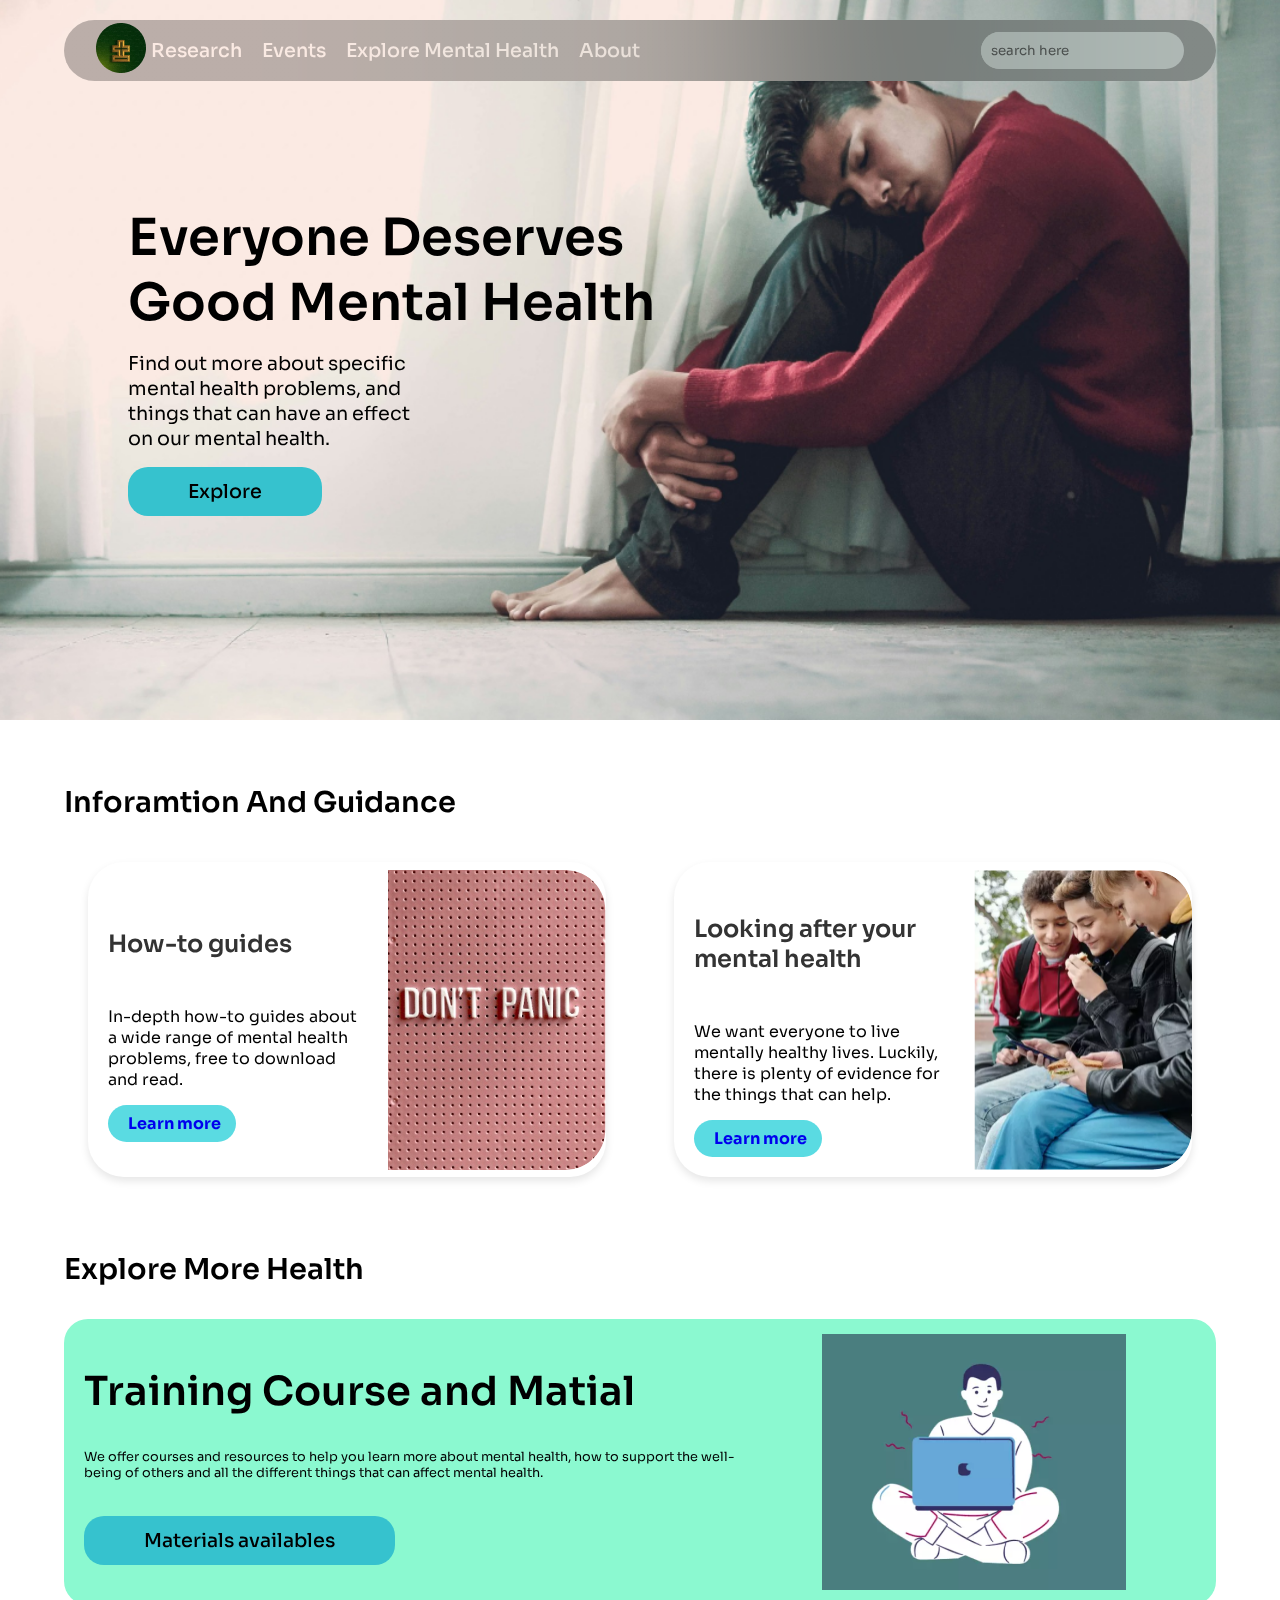
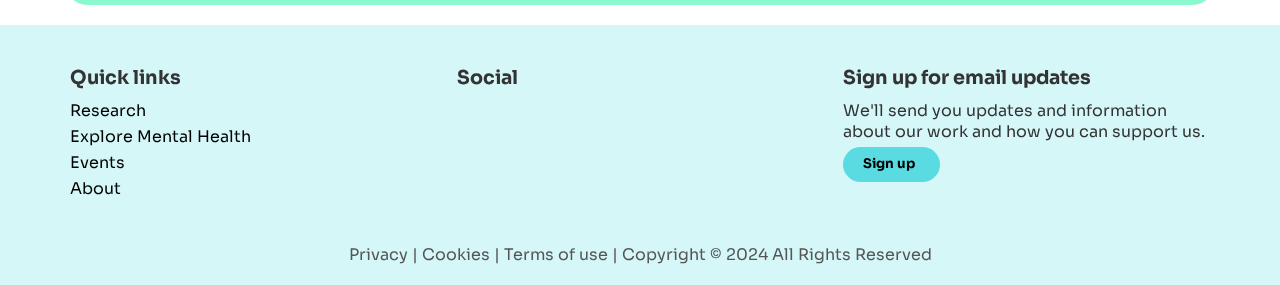
<file: index.html>
<!DOCTYPE html>
<html lang="en">
  <head>
    <meta charset="UTF-8" />
    <meta name="viewport" content="width=device-width, initial-scale=1.0" />
    <link rel="stylesheet" href="./css/style.css" />
    <link rel="icon" type="image/x-icon" href="../images/Logo.png" />
    <link
      rel="stylesheet"
      href="https://cdnjs.cloudflare.com/ajax/libs/font-awesome/6.6.0/css/all.min.css"
      integrity="sha512-Kc323vGBEqzTmouAECnVceyQqyqdsSiqLQISBL29aUW4U/M7pSPA/gEUZQqv1cwx4OnYxTxve5UMg5GT6L4JJg=="
      crossorigin="anonymous"
      referrerpolicy="no-referrer"
    />
    <title>Mental Health</title>
  </head>
  <body>
    <div class="hero">
      <div class="overlay">
        <header class="header" id="header">
          <nav class="nav" id="nav">
            <div class="subNav">
              <div class="logo">
                <img src="./images/Logo.png" alt="Logo" />
              </div>

              <div class="menu">
                <ul>
                  <li><a href="./html/research.html">Research</a></li>
                  <li><a href="./html/event.html"> Events</a></li>
                  <li><a href="#explore">Explore Mental Health</a></li>
                  <li><a href="#about">About</a></li>
                </ul>
              </div>
            </div>
            <div class="input" id="navInput">
              <input type="text" placeholder="search here" />
              <i
                class="fa-solid fa-magnifying-glass"
                style="margin-right: 12px; cursor: pointer"
              ></i>
            </div>
          </nav>
        </header>
        <section class="sec1">
          <div>
            <h1 class="">Everyone Deserves Good Mental Health</h1>
            <p>
              Find out more about specific mental health problems, and things
              that can have an effect on our mental health.
            </p>
            <a href="#explore"> <button>Explore</button></a>
          </div>
        </section>
      </div>
    </div>
    <section id="explore" class="explore">
      <div>
        <h2>Inforamtion And Guidance</h2>
        <div class="card-container">
          <div class="card">
            <div class="card-content">
              <h2>How-to guides</h2>
              <p>
                In-depth how-to guides about a wide range of mental health
                problems, free to download and read.
              </p>
              <a href="#" class="button">Learn more</a>
            </div>
            <img
              src="./images/dontpanic.png"
              alt="How-to guides"
              class="card-img"
            />
          </div>
          <div class="card">
            <div class="card-content">
              <h2>Looking after your mental health</h2>
              <p>
                We want everyone to live mentally healthy lives. Luckily, there
                is plenty of evidence for the things that can help.
              </p>
              <a href="#" class="button">Learn more</a>
            </div>
            <img
              src="./images/children.png"
              alt="Mental health"
              class="card-img"
            />
          </div>
        </div>
      </div>
      <div>
        <h2>Explore More Health</h2>
        <div class="greenCard">
          <div class="info">
            <h1>Training Course and Matial</h1>
            <p>
              We offer courses and resources to help you learn more about mental
              health, how to support the well-being of others and all the
              different things that can affect mental health.
            </p>
            <button>Materials availables</button>
          </div>
          <div class="img">
            <img src="./images/personLaptop.png" alt="" />
          </div>
        </div>
      </div>
    </section>

    <footer class="footer" id="about">
      <div class="footer-container">
        <div class="footer-section">
          <h3>Quick links</h3>
          <ul>
            <li><a href="#">Research</a></li>
            <li><a href="#">Explore Mental Health</a></li>
            <li><a href="#">Events</a></li>
            <li><a href="#">About</a></li>
          </ul>
        </div>
        <div class="footer-section">
          <h3>Social</h3>
          <div class="social-links">
            <a href="#"><i class="fa-brands fa-x-twitter"></i></a>
            <a href="#"><i class="fa-brands fa-instagram"></i></a>
            <a href="#"><i class="fa-brands fa-facebook"></i></a>
            <a href="#"><i class="fa-brands fa-linkedin"></i></a>
          </div>
        </div>
        <div class="footer-section">
          <h3>Sign up for email updates</h3>
          <p>
            We'll send you updates and information about our work and how you
            can support us.
          </p>
          <button class="signup-button">Sign up</button>
        </div>
      </div>
      <div class="footer-bottom">
        <p>
          Privacy | Cookies | Terms of use | Copyright © 2024 All Rights
          Reserved
        </p>
      </div>
    </footer>
    <script src="./javascript/script.js"></script>
  </body>
</html>
</file>
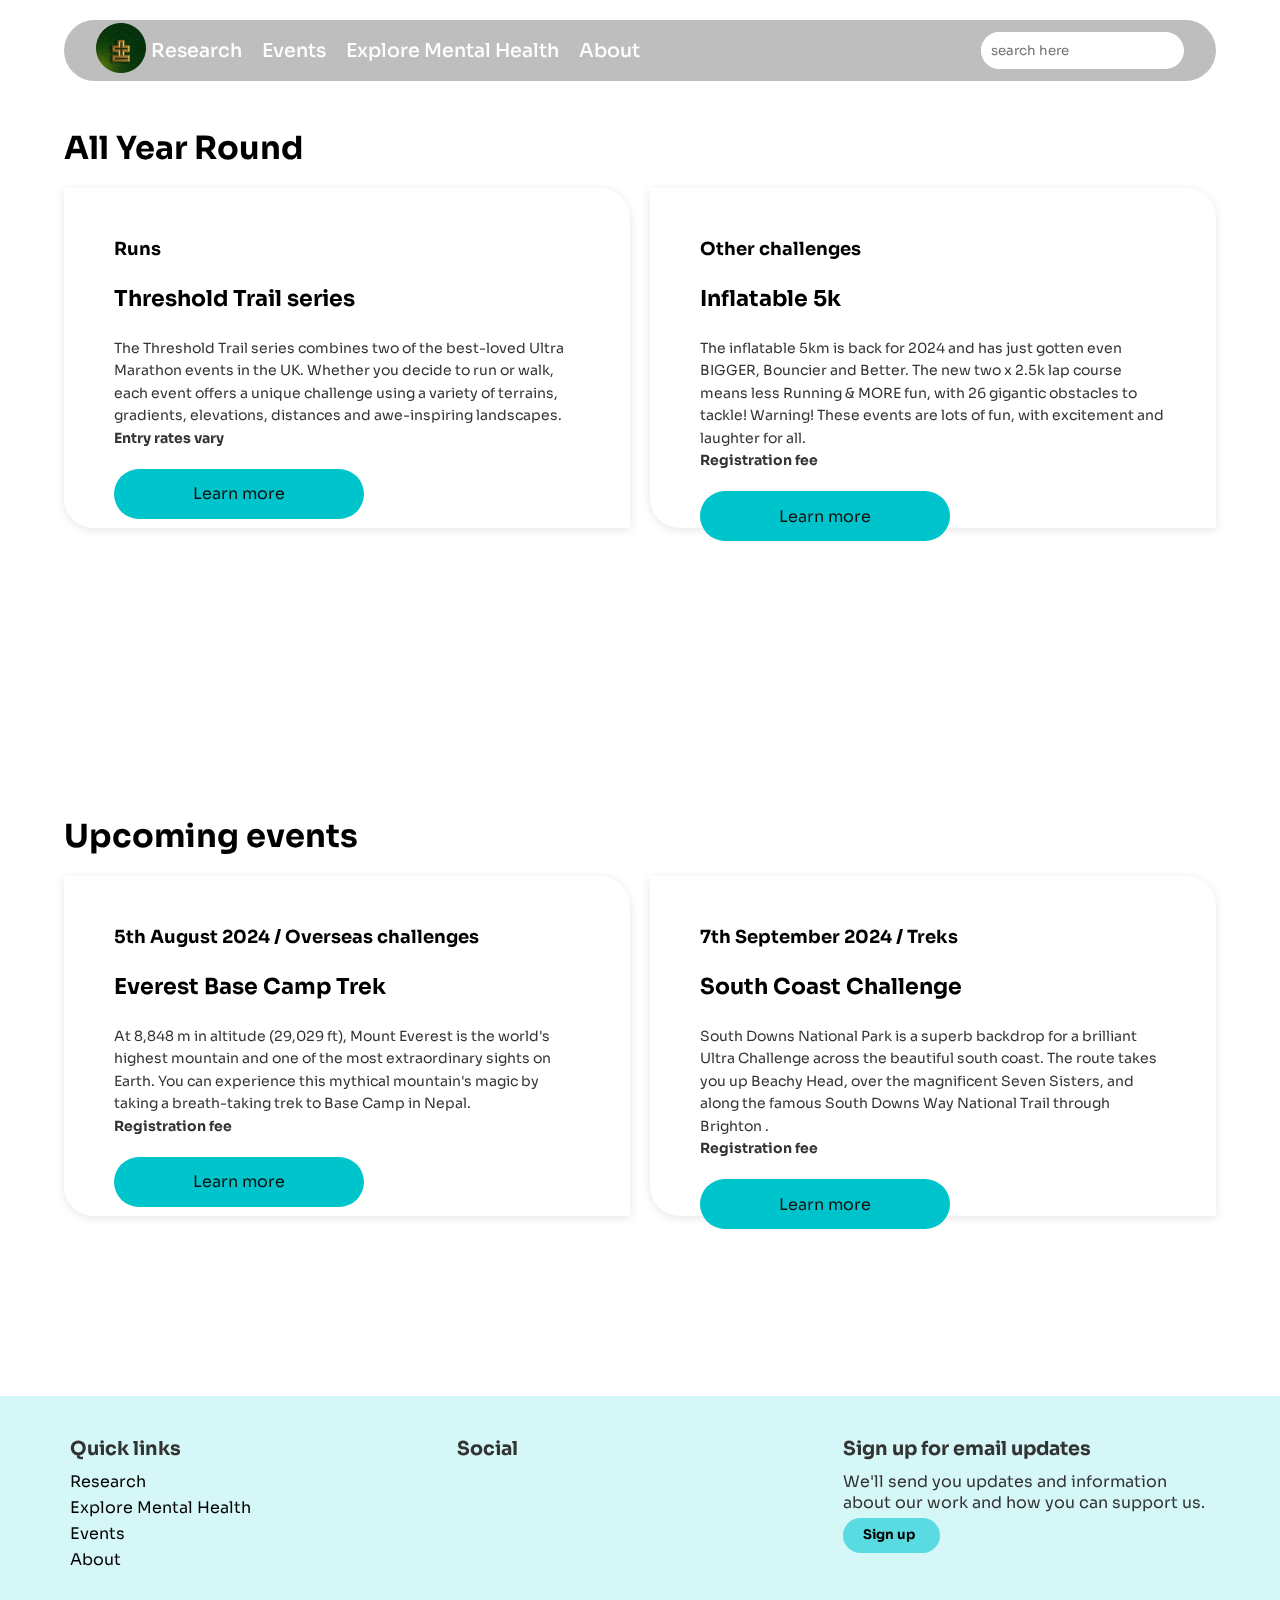
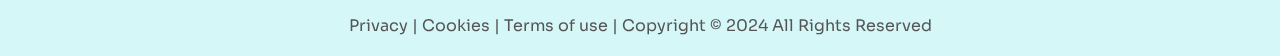
<file: html/event.html>
<!DOCTYPE html>
<html lang="en">
  <head>
    <meta charset="UTF-8" />
    <meta name="viewport" content="width=device-width, initial-scale=1.0" />
    <title>Event Cards</title>
    <link rel="stylesheet" href="../css/event.css" />
    <link rel="stylesheet" href="../css/style.css" />
  </head>

  <body>
    <div class="even">
      <header class="header" id="header">
        <nav class="nav" id="nav">
          <div class="subNav">
            <div class="logo">
              <a href="../index.html">
                <img src="../images/Logo.png" alt="Logo" />
              </a>
            </div>

            <div class="menu">
              <ul>
                <li><a href="./research.html">Research</a></li>
                <li><a href="#"> Events</a></li>
                <li><a href="#services">Explore Mental Health</a></li>
                <li><a href="#contact">About</a></li>
              </ul>
            </div>
          </div>
          <div class="input" id="navInput">
            <input type="text" placeholder="search here" />
            <i
              class="fa-solid fa-magnifying-glass"
              style="margin-right: 12px; cursor: pointer"
            ></i>
          </div>
        </nav>
      </header>
      <div>
        <h1>All Year Round</h1>
        <section class="card-container1">
          <div class="card1">
            <h2>Runs</h2>
            <h3>Threshold Trail series</h3>
            <p>
              The Threshold Trail series combines two of the best-loved Ultra
              Marathon events in the UK. Whether you decide to run or walk, each
              event offers a unique challenge using a variety of terrains,
              gradients, elevations, distances and awe-inspiring landscapes.
            </p>
            <p><strong>Entry rates vary</strong></p>
            <button>Learn more</button>
          </div>
          <div class="card1 colored">
            <h2>Other challenges</h2>
            <h3>Inflatable 5k</h3>
            <p>
              The inflatable 5km is back for 2024 and has just gotten even
              BIGGER, Bouncier and Better. The new two x 2.5k lap course means
              less Running & MORE fun, with 26 gigantic obstacles to tackle!
              Warning! These events are lots of fun, with excitement and
              laughter for all.
            </p>
            <p><strong>Registration fee</strong></p>
            <button>Learn more</button>
          </div>
        </section>
      </div>

      <div class="up">
        <h1>Upcoming events</h1>
        <section class="card-container1">
          <div class="card1 colored">
            <h2>5th August 2024 / Overseas challenges</h2>
            <h3>Everest Base Camp Trek</h3>
            <p>
              At 8,848 m in altitude (29,029 ft), Mount Everest is the world's
              highest mountain and one of the most extraordinary sights on
              Earth. You can experience this mythical mountain's magic by taking
              a breath-taking trek to Base Camp in Nepal.
            </p>
            <p><strong>Registration fee </strong></p>
            <button>Learn more</button>
          </div>
          <div class="card1">
            <h2>7th September 2024 / Treks</h2>
            <h3>South Coast Challenge</h3>
            <p>
              South Downs National Park is a superb backdrop for a brilliant
              Ultra Challenge across the beautiful south coast. The route takes
              you up Beachy Head, over the magnificent Seven Sisters, and along
              the famous South Downs Way National Trail through Brighton .
            </p>
            <p><strong>Registration fee</strong></p>
            <button>Learn more</button>
          </div>
        </section>
      </div>
    </div>
    <footer class="footer" id="about">
      <div class="footer-container">
        <div class="footer-section">
          <h3>Quick links</h3>
          <ul>
            <li><a href="#">Research</a></li>
            <li><a href="#">Explore Mental Health</a></li>
            <li><a href="#">Events</a></li>
            <li><a href="#">About</a></li>
          </ul>
        </div>
        <div class="footer-section">
          <h3>Social</h3>
          <div class="social-links">
            <a href="#"><i class="fa-brands fa-x-twitter"></i></a>
            <a href="#"><i class="fa-brands fa-instagram"></i></a>
            <a href="#"><i class="fa-brands fa-facebook"></i></a>
            <a href="#"><i class="fa-brands fa-linkedin"></i></a>
          </div>
        </div>
        <div class="footer-section">
          <h3>Sign up for email updates</h3>
          <p>
            We'll send you updates and information about our work and how you
            can support us.
          </p>
          <button class="signup-button">Sign up</button>
        </div>
      </div>
      <div class="footer-bottom">
        <p>
          Privacy | Cookies | Terms of use | Copyright © 2024 All Rights
          Reserved
        </p>
      </div>
    </footer>
  </body>
</html>
</file>
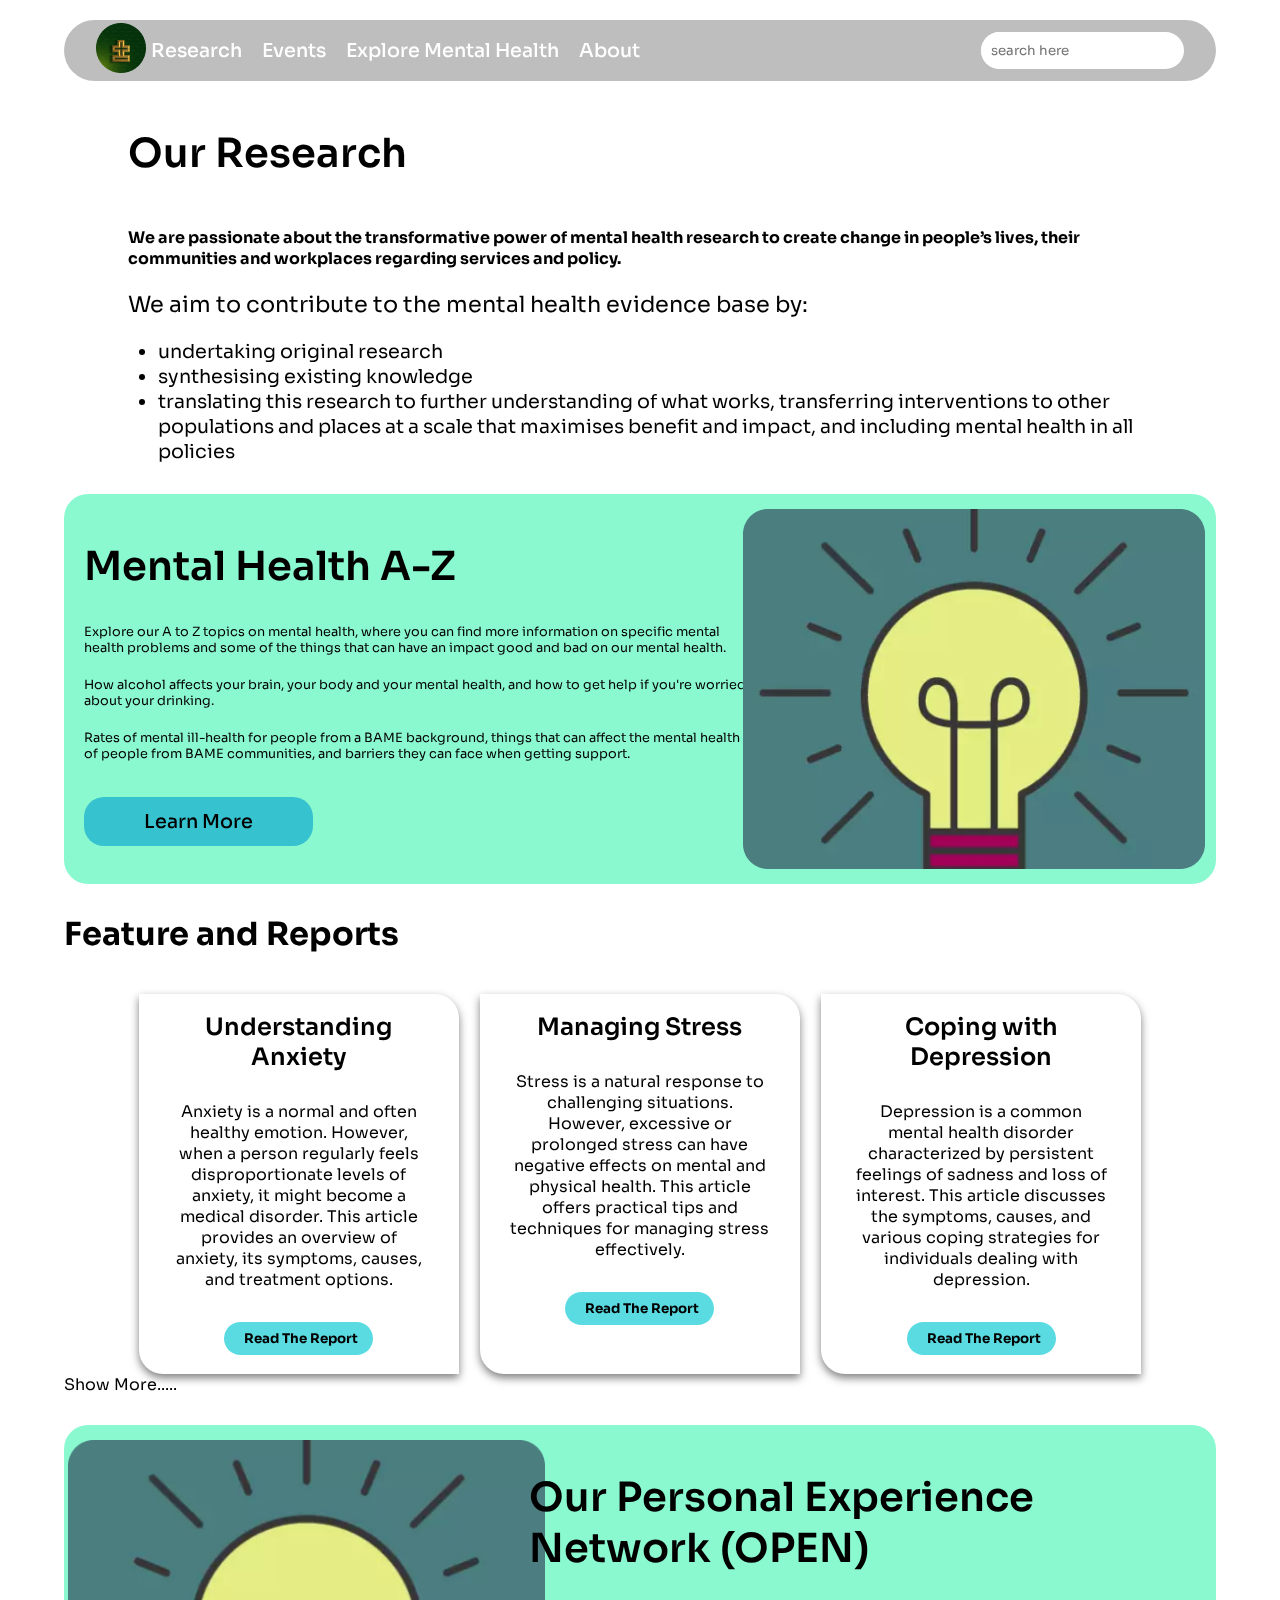
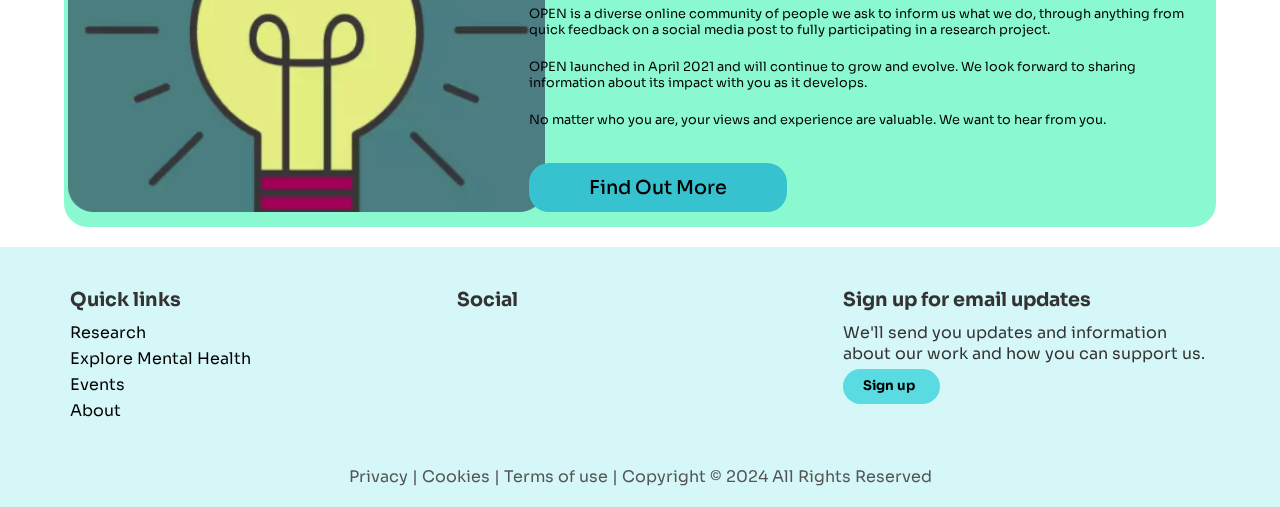
<file: html/research.html>
<!DOCTYPE html>
<html lang="en">
  <head>
    <meta charset="UTF-8" />
    <meta name="viewport" content="width=device-width, initial-scale=1.0" />
    <title>Research</title>
    <link rel="stylesheet" href="../css/style.css" />
    <link rel="stylesheet" href="../css/research.css" />
  </head>
  <body>
    <div class="res">
      <header class="header" id="header">
        <nav class="nav" id="nav">
          <div class="subNav">
            <div class="logo">
              <a href="../index.html">
                <img src="../images/Logo.png" alt="Logo" />
              </a>
            </div>

            <div class="menu">
              <ul>
                <li><a href="#">Research</a></li>
                <li><a href="./event.html"> Events</a></li>
                <li><a href="#services">Explore Mental Health</a></li>
                <li><a href="#contact">About</a></li>
              </ul>
            </div>
          </div>
          <div class="input" id="navInput">
            <input type="text" placeholder="search here" />
            <i
              class="fa-solid fa-magnifying-glass"
              style="margin-right: 12px; cursor: pointer"
            ></i>
          </div>
        </nav>
      </header>
      <section>
        <div class="info">
          <h1>Our Research</h1>
          <p class="bold">
            We are passionate about the transformative power of mental health
            research to create change in people’s lives, their communities and
            workplaces regarding services and policy.
          </p>
          <br />
          <p class="tag">
            We aim to contribute to the mental health evidence base by:
          </p>
          <br />

          <ul>
            <li>undertaking original research</li>
            <li>synthesising existing knowledge </li>
            <li>
              translating this research to further understanding of what works,
              transferring interventions to other populations and places at a
              scale that maximises benefit and impact, and including mental
              health in all policies
            </li>
          </ul>
        </div>
      </section>
      <div class="greenCardCont">
        <div class="greenCard">
          <div class="info">
            <h1>Mental Health A-Z</h1>
            <p>
              Explore our A to Z topics on mental health, where you can find
              more information on specific mental health problems and some of
              the things that can have an impact good and bad on our mental
              health.
            </p>
            <br />
            <p>
              How alcohol affects your brain, your body and your mental health,
              and how to get help if you're worried about your drinking.
            </p>
            <br />
            <p>
              Rates of mental ill-health for people from a BAME background,
              things that can affect the mental health of people from BAME
              communities, and barriers they can face when getting support.
            </p>
            <button>Learn More</button>
          </div>
          <div class="img">
            <img src="../images/bulb.png" alt="" />
          </div>
        </div>
      </div>
      <section class="feature">
        <h1>Feature and Reports</h1>
        <div class="mental-health-list"></div>
        <p id="showMore">Show More.....</p>
      </section>

      <div class="greenCardCont">
        <div class="greenCard">
          <div class="img">
            <img src="../images/bulb.png" alt="" />
          </div>
          <div class="info">
            <h1>Our Personal Experience Network (OPEN)</h1>
            <p>
              OPEN is a diverse online community of people we ask to inform us
              what we do, through anything from quick feedback on a social media
              post to fully participating in a research project.
            </p>
            <br />
            <p>
              OPEN launched in April 2021 and will continue to grow and evolve.
              We look forward to sharing information about its impact with you
              as it develops.
            </p>
            <br />
            <p>
              No matter who you are, your views and experience are valuable. We
              want to hear from you.
            </p>
            <button>Find Out More</button>
          </div>
        </div>
      </div>
    </div>
    <footer class="footer" id="about">
      <div class="footer-container">
        <div class="footer-section">
          <h3>Quick links</h3>
          <ul>
            <li><a href="#">Research</a></li>
            <li><a href="#">Explore Mental Health</a></li>
            <li><a href="#">Events</a></li>
            <li><a href="#">About</a></li>
          </ul>
        </div>
        <div class="footer-section">
          <h3>Social</h3>
          <div class="social-links">
            <a href="#"><i class="fa-brands fa-x-twitter"></i></a>
            <a href="#"><i class="fa-brands fa-instagram"></i></a>
            <a href="#"><i class="fa-brands fa-facebook"></i></a>
            <a href="#"><i class="fa-brands fa-linkedin"></i></a>
          </div>
        </div>
        <div class="footer-section">
          <h3>Sign up for email updates</h3>
          <p>
            We'll send you updates and information about our work and how you
            can support us.
          </p>
          <button class="signup-button">Sign up</button>
        </div>
      </div>
      <div class="footer-bottom">
        <p>
          Privacy | Cookies | Terms of use | Copyright © 2024 All Rights
          Reserved
        </p>
      </div>
    </footer>
    <script src="../javascript/script.js"></script>
  </body>
</html>
</file>
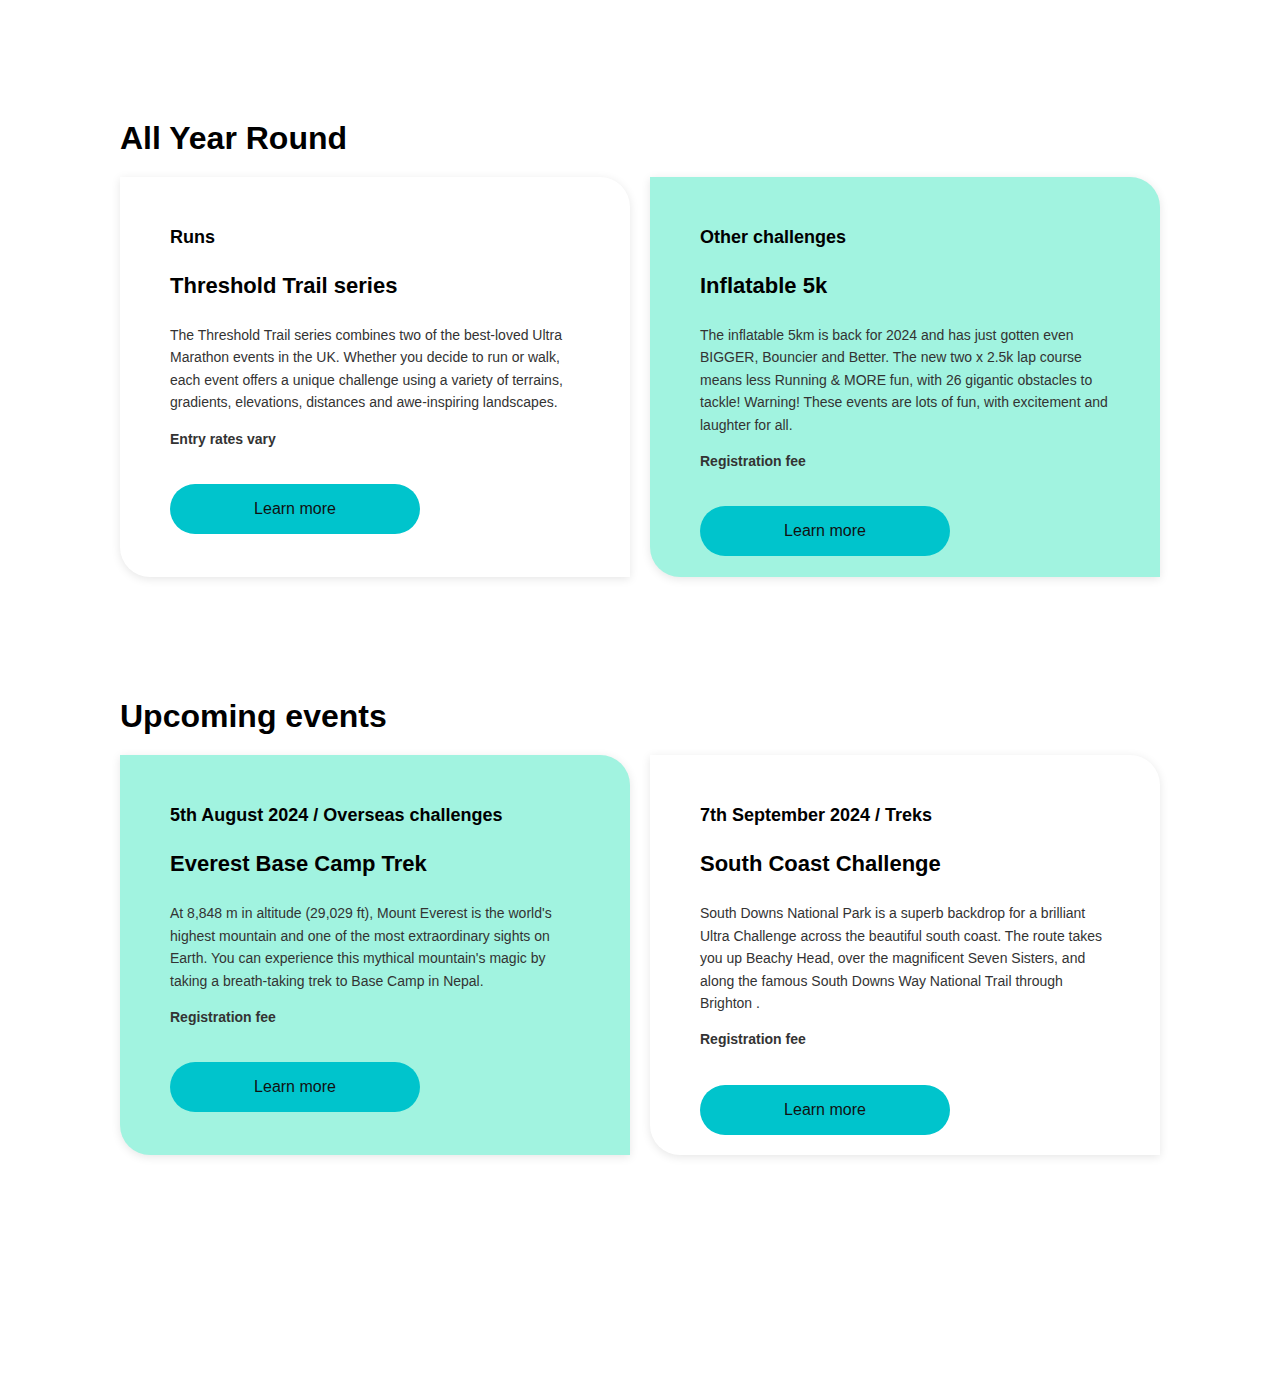
<file: IBM/event.html>
<!DOCTYPE html>
<html lang="en">

<head>
    <meta charset="UTF-8">
    <meta name="viewport" content="width=device-width, initial-scale=1.0">
    <title>Event Cards</title>
    <link rel="stylesheet" href="event.css">
</head>

<body>
    <h1>All Year Round</h1>
    <section class="card-container">
        <div class="card">
            <h2>Runs</h2>
            <h3>Threshold Trail series</h3>
            <p>The Threshold Trail series combines two of the best-loved Ultra Marathon events in the UK. Whether you
                decide to run or walk, each event offers a unique challenge using a variety of terrains, gradients,
                elevations, distances and awe-inspiring landscapes.</p>
            <p><strong>Entry rates vary</strong></p>
            <button>Learn more</button>
        </div>
        <div class="card colored">
            <h2>Other challenges</h2>
            <h3>Inflatable 5k</h3>
            <p>The inflatable 5km is back for 2024 and has just gotten even BIGGER, Bouncier and Better. The new two x
                2.5k lap course means less Running & MORE fun, with 26 gigantic obstacles to tackle! Warning! These
                events are lots of fun, with excitement and laughter for all.</p>
            <p><strong>Registration fee</strong></p>
            <button>Learn more</button>
        </div>
    </section>
    <h1>Upcoming events</h1>
    <section class="card-container">
        <div class="card colored">
            <h2>5th August 2024 / Overseas challenges</h2>
            <h3>Everest Base Camp Trek</h3>
            <p>At 8,848 m in altitude (29,029 ft), Mount Everest is the world's highest mountain and one of the most
                extraordinary sights on Earth. You can experience this mythical mountain's magic by taking a
                breath-taking trek to Base Camp in Nepal.</p>
            <p><strong>Registration fee </strong></p>
            <button>Learn more</button>
        </div>
        <div class="card">
            <h2>7th September 2024 / Treks</h2>
            <h3>South Coast Challenge</h3>
            <p>South Downs National Park is a superb backdrop for a brilliant Ultra Challenge across the beautiful south
                coast. The route takes you up Beachy Head, over the magnificent Seven Sisters, and along the famous
                South Downs Way National Trail through Brighton .</p>
            <p><strong>Registration fee</strong></p>
            <button>Learn more</button>
        </div>
    </section>
</body>

</html>
</file>
<file: css/style.css>
@import url('https://fonts.googleapis.com/css2?family=Sora:wght@100..800&display=swap');
*{
    margin: 0;
    padding: 0;
    box-sizing: border-box;
    font-family: "Sora", sans-serif;
    scroll-behavior: smooth;
}
.hero{
    background: url(../images/hero.png) no-repeat center center/cover;
    height: 80vh;
   
}
.overlay{
    height: 100%;
    padding: 0 4rem;
    
}

.header{
    width: 100%;
    position: relative;

}
.header .nav{
  
     width: 100%;
    display: flex;
    justify-content: space-between;
    align-items: center;
    padding: .2rem 2rem;
    left: 0px; 
    top: 20px; 
    position: absolute; 
    mix-blend-mode: multiply;
    background: linear-gradient(0deg, rgba(217, 217, 217, 0.50) 0%, rgba(217, 217, 217, 0.50) 100%), linear-gradient(0deg, rgba(0, 0, 0, 0.20) 0%, rgba(0, 0, 0, 0.20) 100%), linear-gradient(0deg, rgba(0, 0, 0, 0.20) 0%, rgba(0, 0, 0, 0.20) 100%); 
    border-radius: 50px; 
    backdrop-filter: blur(100px)
}
.subNav{
    display: flex; 
    width: 50%;
    justify-content: space-between;
    align-items: center;
}
.menu{{

}}
.menu ul{
    display: flex;
    justify-content: space-between;
    align-items: center;
    gap: 20px;
    list-style: none;
    text-decoration: none;
}
.menu ul li a{
    color: white;
    cursor: pointer;
    text-decoration: none;
    font-size: 1.2rem;
    font-weight: 500;
}
.menu ul li a:hover{
    color: #f1f1f1;
}

.input{
    background-color: #ffff;
    display: flex;
    align-items: center;
    gap: 1px;
    border-radius: 20px;
}
.input input{
    border: none;
    outline: none;
   
    padding:10px;
    border-radius: 20px;
}


.sec1{
    width: 60%;
    height: 100%;
    padding: 2rem 4rem;
    color: black;
    display: flex;
    justify-content: center;
    flex-flow: column-reverse;
}

.sec1 h1{
    font-size: 3.2rem;
    font-weight: 600;
    margin-bottom: 1rem;
}
.sec1 p{
    padding-right: 17rem;
    font-size: 1.2rem;
    font-weight: 400;
    margin-bottom: 1rem;
}
.sec1 button{
    padding: 12px 60px;
    background-color: #36C2CE;
    border: none;
    outline: none;
    color: black;
    font-size: 1.2rem;
    font-weight: 500;
    border-radius: 20px;
    cursor: pointer;
}

.explore{
    width: 100%;
    padding: 0 4rem;
}
.explore h2{
    font-weight: 600;
    font-size: 1.8rem;
    margin-top: 2rem;
    padding: 2rem 0;
}
.card-container {
    display: flex;
    flex-wrap: wrap;
    justify-content: space-around;
    gap: 20px;
}

.card {
    display: flex;
    flex-direction: row;
    align-items: center;
    background-color: white;
    border-radius: 36px;
    overflow: hidden;
    box-shadow: 0 4px 8px rgba(0, 0, 0, 0.1);
    max-width: 45%;
    margin: 10px;
}

.card-content {
    padding: 20px;
    flex: 1;
}

.card-img {
    width: 218px;
    height: 300px;
    object-fit: fill;
    border-radius: 0 40px 40px 0;
}

.card h2 {
    margin-top: 0;
    font-size: 1.5rem;
    color: #333;
}

.card p {
    color: #000000;
    margin: 15px 0;
}

.button {
    display: inline-block;
    padding: 8px 15px 8px 20px;
    background-color: #5ADBE2;
    border: none;
   
    text-decoration: none;
    border-radius: 100px;
    font-weight: bold;
    transition: background-color 0.3s;
    gap: 10px;
}

.button:hover {
    background-color: #72c6e2;
}

.greenCard{
    width: 100%;
    background: #8BF9D0;
    border-radius: 1.5rem;
    padding: 15px 20px;
    display: flex;
}
.info{
    width: 60%;
}
.img{
    width: 40%;
    display: flex;
    justify-content: center;
}

.greenCardCont{
    margin-top: 30px;
}
.greenCard h1{
    font-size: 2.5rem;
    font-weight: 600;
    padding: 2rem 0;
}
.greenCard p{
    font-size: .8rem;
    font-weight: 400;
}
.greenCard button{
    margin-top: 35px;
    padding: 12px 60px;
    background-color: #36C2CE;
    border: none;
    outline: none;
    color: black;
    font-size: 1.2rem;
    font-weight: 500;
    border-radius: 20px;
    cursor: pointer;
}
.footer {
    background-color: #d5f7f8;
    padding: 10px;
    color: #333;
    margin-top: 20px;
  }

  .footer-container {
    display: flex;
    flex-wrap: wrap;
    max-width: 1200px;
    margin: 0 auto;
    justify-content: space-between;
    padding: 20px;
  }

  .footer-section {
    flex: 1;
    min-width: 200px;
    margin: 10px;
  }

  .footer-section h3 {
    font-size: 1.2rem;
    margin-bottom: 10px;
  }

  .footer-section ul {
    list-style-type: none;
    padding-left: 0;
  }

  .footer-section ul li,
  .footer-section p {
    margin: 5px 0;
  }

  .footer-section a {
    text-decoration: none;
    color: #000000;
  }

  .footer-section a:hover {
    text-decoration: underline;
  }

  .social-links a {
    display: block;
    margin: 5px 0;
  }

  .signup-button {
    background-color: #5adbe2;
    color: #000000;
    border: 1px;
    font-weight: bold;
    text-align: center;
    padding: 8px 25px 10px 20px;
    border-radius: 25px;
    cursor: pointer;
    gap: 10px;
  }

  .signup-button:hover {
    background-color: #008c9e;
  }

  .footer-bottom {
    text-align: center;
    padding: 10px;
  }

  .footer-bottom p {
    margin: 0;
    color: #555;
  }

  /* Responsive Design */
  @media (max-width: 768px) {
    .cards-container {
      flex-direction: column;
      align-items: center;
    }

    .card {
      max-width: 90%;
    }
    .footer-container {
      flex-direction: column;
      align-items: center;
    }

    .footer-section {
      max-width: 90%;
      text-align: center;
    }

    .social-links {
      display: flex;
      justify-content: center;
      flex-wrap: wrap;
      gap: 10px;
    }

    .footer-bottom p {
      font-size: 0.9rem;
    }
  }

@media (max-width: 768px) {
    .overlay{
        padding: 0;
    }
    .header .nav{
        padding: 0 .2rem;
    }
    .card-container {
        flex-direction: column;
    }
    .menu{
        display: none;
    }
    .card {
        flex-direction: column;
        max-width: 100%;
    }

    .card-img {
        width: 100%;
        height: auto;
        border-radius: 0 0 15px 15px;
    }
}
</file>
<file: css/event.css>
.even{
    padding: 0 4rem;
    overflow: auto;
}
h1 {
    padding-top: 8rem;
    font-size: 32px;
    margin-bottom: 20px;
}

.card-container1 {
    display: flex;
    gap: 20px;
    width: 100%;
    height: 500px;
    justify-content: space-evenly;
}

.card1 {
    background-color: #fff;
    border-radius: 0px 30px;
    box-shadow: 0 2px 10px rgba(0, 0, 0, 0.1);
    padding: 50px;
    width: 592px;
    height: 340px;
}

.card1 .colored {
    background-color: #a1f3e0;
}

.card1 h2 {
    font-size: 18px;
    font-weight: bold;
    margin: 0;
}

.card1 h3 {
    font-size: 22px;
    font-weight: bold;
    margin: 25px 0;
}

.card1 p {
    font-size: 14px;
    color: #333;
    line-height: 1.6;
}

.card1 button {
    margin-top: 20px;
    padding: 10px 20px;
    font-size: 16px;
    color: #111;
    background-color: #00c4cc;
    border: none;
    border-radius: 25px;
    cursor: pointer;
    transition: background-color 0.3s;
    width: 250px;
    height: 50px;
}

.card1 button:hover {
    background-color: #00a3aa;
}

@media (max-width: 768px) {
    .even{
        padding: 0 .2rem;
    }
    .up{
        margin-top: 120px;
    }
    
    .card-container1{
        display: flex;
        flex-direction: column;
    }
    .card1 {
        padding: 40px;
        width: 342px;
        height: 380px;
    }
    .card1 h2 {
        font-size: 14px;
        font-weight: bold;
        margin: 0;
    }
    
    .card1 h3 {
        font-size: 18px;
        font-weight: bold;
        margin: 25px 0;
    }
    
    .card1 p {
        font-size: 10px;
        color: #333;
        line-height: 1.6;
    }
    
    .card1 button {
        margin-top: 20px;
        padding: 10px 20px;
        font-size: 16px;
        color: #111;
        background-color: #00c4cc;
        border: none;
        border-radius: 25px;
        cursor: pointer;
        transition: background-color 0.3s;
        width: 200px;
        height: 50px;
    }
    
}
</file>
<file: css/research.css>
.res{
    padding: 0 4rem;
}
section .info{
    width: 100%;
    padding: 0 4rem;
    color: black;
}
section .info h1{
    font-size: 2.5rem;
    font-weight: 600;
    padding-top: 8rem;
    padding-bottom: 3rem;
    
}
.info .bold{
    font-weight: 700;
    font-size: 1rem;
}
.info .tag{
    font-size: 1.4rem;
}
.info ul{
    font-size: 1.2rem;
    margin-left: 30px;
}
.feature{
    margin-top: 30px;
}
.grrenCard .p{
    font-size: .8rem !important;
}

.cardFeature{
    width: 320px;
    height: 380px;
    box-shadow: 0 4px 8px rgba(0, 0, 0, 0.5);
    padding: 18px 30px;
    text-align: center;
    border-top-right-radius: 1.5rem;
    border-bottom-left-radius: 1.5rem;
    margin-top: 40px;
}

.cardFeature .wrapper{
    width: 100%;
    height: 100%;
   
    
    display: flex;
    flex-direction: column;
    /* justify-content: center; */
    align-items: center;
   
}
.cardFeature h2{
    font-size: 1.5rem;
    font-weight: 600;
    margin-bottom: 1.5rem;
    line-clamp: 2;
}
.cardFeature p{
    margin-top: 5px;
    font-size: 1rem;
    font-weight: 400;
    line-clamp: 7;
}
.mt{
    margin-top: 2rem;
}
.mental-health-list{
    width: 100%;
    padding: 0 4rem;
    display: grid;
    grid-template-columns: repeat(3, 1fr);
    place-items: center;

}

@media (max-width: 768px) {
    .res{
        padding: 0;
    }
    section .info{
        padding: 0 .2rem;
    }
    section .info h1{
        font-size: 1.5rem;
    font-weight: 600;
    padding-top: 5rem;
    padding-bottom: 1.54rem;
    }
    .info .bold{
        font-weight: 700;
        font-size: .7rem;
    }
    .info .tag{
        font-size: 1rem;
    }
    .info ul{
        font-size: .8rem;
        margin-left: 20px;
    }
    .feature{
        margin-top: 20px;
    }
    .grrenCard .p{
        font-size: .4rem !important;
    }
    .img img{
        width: 240px;
        display: none;
    }
    .greenCard{
        display: flex;
        flex-direction: column;
    }
    .info{
        width: 100%;
    }
    .mental-health-list{
        grid-template-columns:repeat(1, 1fr);
        padding: 0;
    }
}
</file>
<file: IBM/event.css>
body {
    font-family: Arial, sans-serif;
    margin: 120px;
    background-color: #ffffff;
}

h1 {
    font-size: 32px;
    margin-bottom: 20px;
}

.card-container {
    display: flex;
    gap: 20px;
    width: 100%;
    height: 500px;
}

.card {
    background-color: #fff;
    border-radius: 0px 30px;
    box-shadow: 0 2px 10px rgba(0, 0, 0, 0.1);
    padding: 50px;
    width: 592px;
    height: 300px;
}

.card.colored {
    background-color: #a1f3e0;
}

.card h2 {
    font-size: 18px;
    font-weight: bold;
    margin: 0;
}

.card h3 {
    font-size: 22px;
    font-weight: bold;
    margin: 25px 0;
}

.card p {
    font-size: 14px;
    color: #333;
    line-height: 1.6;
}

.card button {
    margin-top: 20px;
    padding: 10px 20px;
    font-size: 16px;
    color: #111;
    background-color: #00c4cc;
    border: none;
    border-radius: 25px;
    cursor: pointer;
    transition: background-color 0.3s;
    width: 250px;
    height: 50px;
}

.card button:hover {
    background-color: #00a3aa;
}
</file>
